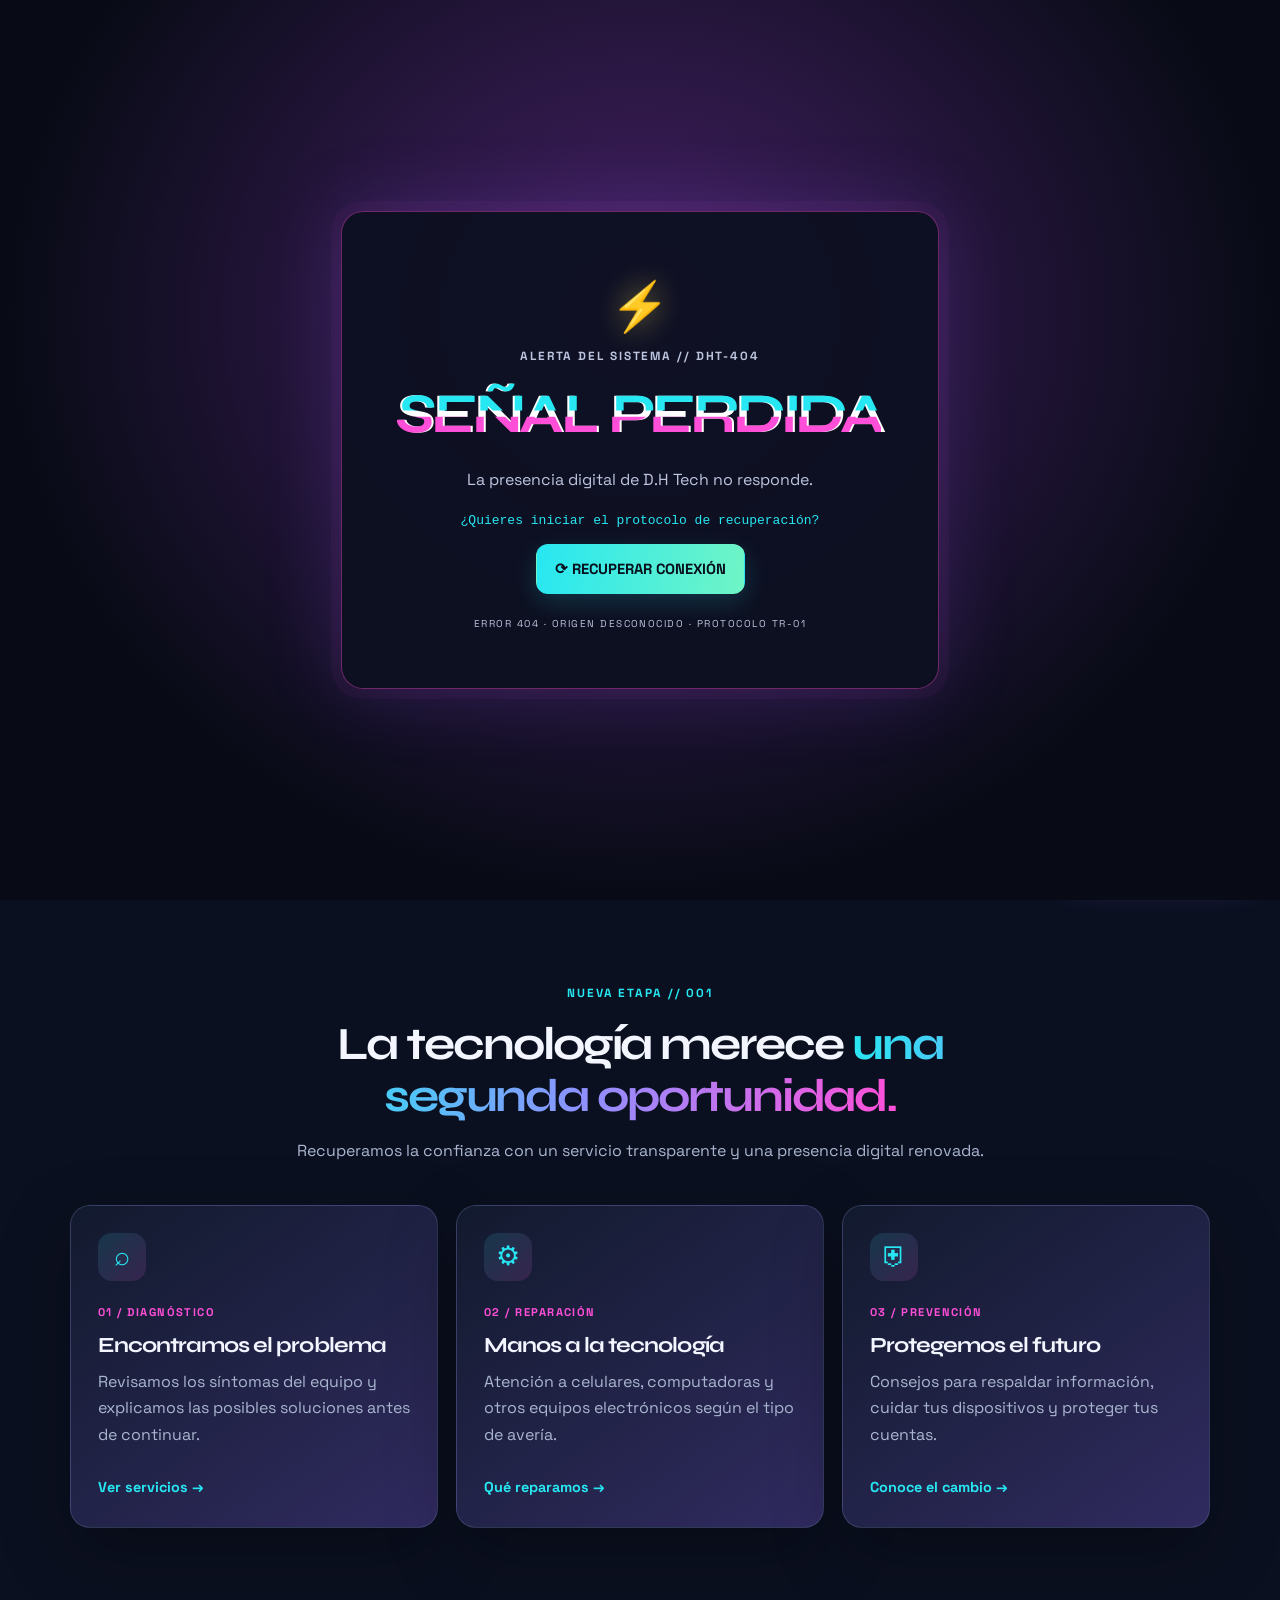
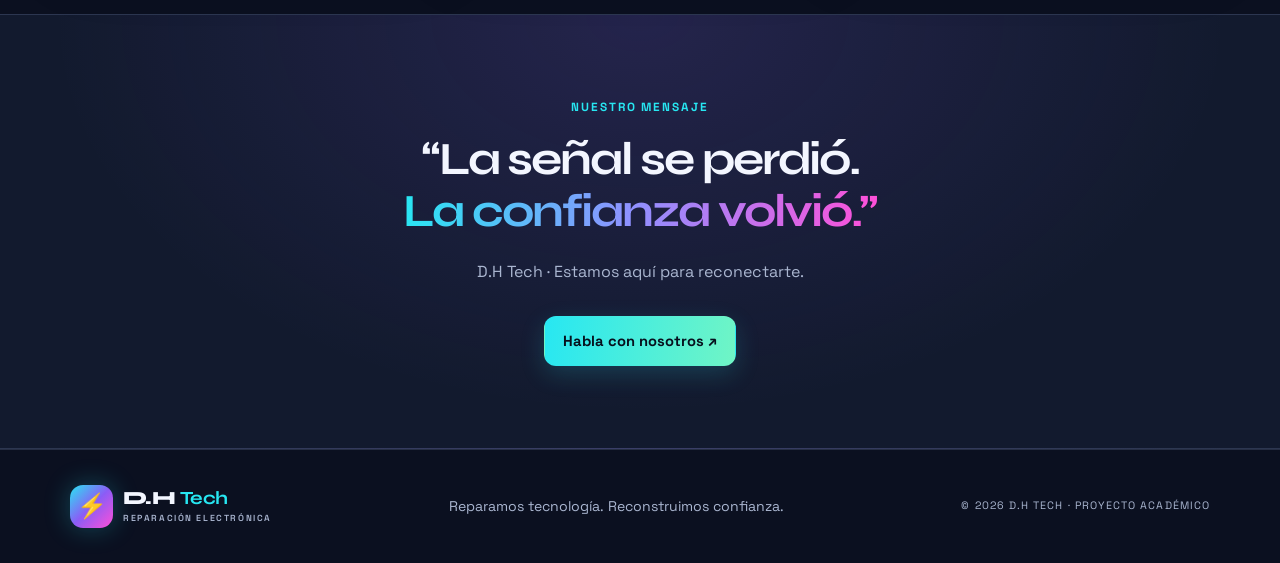
<file: DH-Tech/index.html>
<!DOCTYPE html>
<html lang="es">
<head>
  <meta charset="UTF-8">
  <meta name="viewport" content="width=device-width, initial-scale=1.0">
  <meta name="description" content="D.H Tech repara y recupera equipos electrónicos. Volvimos a conectarte.">
  <title>D.H Tech | Volvimos a conectarte</title>
  <link rel="stylesheet" href="css/estilos.css">
  <script src="js/script.js" defer></script>
</head>
<body>
  <div class="error-screen" id="errorScreen" role="dialog" aria-modal="true" aria-labelledby="errorTitle">
    <div class="error-box">
      <div class="error-symbol">⚡</div>
      <p class="eyebrow">ALERTA DEL SISTEMA // DHT-404</p>
      <h1 id="errorTitle" class="glitch" data-text="SEÑAL PERDIDA">SEÑAL PERDIDA</h1>
      <p>La presencia digital de D.H Tech no responde.</p>
      <p class="terminal">¿Quieres iniciar el protocolo de recuperación?</p>
      <button class="btn btn-primary" id="recoverButton">⟳ RECUPERAR CONEXIÓN</button>
      <p class="micro">ERROR 404 · ORIGEN DESCONOCIDO · PROTOCOLO TR-01</p>
    </div>
  </div>

  <header class="site-header">
    <a class="logo" href="index.html"><span class="logo-icon">⚡</span><span>D.H <b>Tech</b><small>REPARACIÓN ELECTRÓNICA</small></span></a>
    <button class="menu-toggle" id="menuToggle" aria-label="Abrir menú" aria-expanded="false">☰</button>
    <nav class="nav" id="mainNav" aria-label="Navegación principal">
      <a class="active" href="index.html">Inicio</a>
      <a href="historia.html">El misterio</a>
      <a href="servicios.html">Servicios</a>
      <a href="contacto.html">Contacto</a>
      <button class="theme-toggle" id="themeToggle" type="button">◐ Tema oscuro</button>
    </nav>
  </header>

  <main>
    <section class="hero container">
      <div class="hero-copy">
        <p class="eyebrow"><span class="pulse-dot"></span> SISTEMA RESTAURADO · BAJO DE HAINA, RD</p>
        <h1>Tu tecnología falla.<br><span class="gradient-text">Nosotros la rescatamos.</span></h1>
        <p class="lead">Desaparecimos de Internet, pero no de nuestra misión. D.H Tech vuelve con una nueva identidad, atención cercana y soluciones para tus equipos electrónicos.</p>
        <div class="actions">
          <a class="btn btn-primary" href="servicios.html">Explorar servicios ↗</a>
          <a class="btn btn-outline" href="historia.html">Descubrir el misterio</a>
        </div>
        <div class="stats">
          <div><strong>01</strong><span>Nuevo comienzo</span></div>
          <div><strong>RD</strong><span>Orgullo dominicano</span></div>
          <div><strong>⚡</strong><span>Soluciones técnicas</span></div>
        </div>
      </div>
      <div class="tech-art" aria-label="Ilustración decorativa de un circuito electrónico" role="img">
        <div class="circuit circuit-a"></div><div class="circuit circuit-b"></div>
        <div class="chip"><span>TR</span><small>SYSTEM ONLINE</small></div>
        <span class="float-label label-a">DIAGNÓSTICO // OK</span>
        <span class="float-label label-b">REPAIR_MODE.exe</span>
        <span class="spark spark-one">✦</span><span class="spark spark-two">✧</span>
      </div>
    </section>

    <div class="ticker"><div>DIAGNOSTICAR ✦ REPARAR ✦ RECONECTAR ✦ RENACER ✦ DIAGNOSTICAR ✦ REPARAR ✦ RECONECTAR ✦ RENACER ✦</div></div>

    <section class="container section">
      <div class="section-title">
        <p class="eyebrow">NUEVA ETAPA // 001</p>
        <h2>La tecnología merece <span class="gradient-text">una segunda oportunidad.</span></h2>
        <p>Recuperamos la confianza con un servicio transparente y una presencia digital renovada.</p>
      </div>
      <div class="cards three">
        <article class="card"><span class="card-icon">⌕</span><p class="card-kicker">01 / DIAGNÓSTICO</p><h3>Encontramos el problema</h3><p>Revisamos los síntomas del equipo y explicamos las posibles soluciones antes de continuar.</p><a class="text-link" href="servicios.html">Ver servicios →</a></article>
        <article class="card"><span class="card-icon">⚙</span><p class="card-kicker">02 / REPARACIÓN</p><h3>Manos a la tecnología</h3><p>Atención a celulares, computadoras y otros equipos electrónicos según el tipo de avería.</p><a class="text-link" href="servicios.html">Qué reparamos →</a></article>
        <article class="card"><span class="card-icon">⛨</span><p class="card-kicker">03 / PREVENCIÓN</p><h3>Protegemos el futuro</h3><p>Consejos para respaldar información, cuidar tus dispositivos y proteger tus cuentas.</p><a class="text-link" href="historia.html">Conoce el cambio →</a></article>
      </div>
    </section>

    <section class="manifesto"><div class="container manifesto-inner"><p class="eyebrow">NUESTRO MENSAJE</p><h2>“La señal se perdió.<br><span class="gradient-text">La confianza volvió.”</span></h2><p>D.H Tech · Estamos aquí para reconectarte.</p><a class="btn btn-primary" href="contacto.html">Habla con nosotros ↗</a></div></section>
  </main>

  <footer class="footer"><a class="logo" href="index.html"><span class="logo-icon">⚡</span><span>D.H <b>Tech</b><small>REPARACIÓN ELECTRÓNICA</small></span></a><p>Reparamos tecnología. Reconstruimos confianza.</p><span class="footer-code">© <span class="year"></span> D.H TECH · PROYECTO ACADÉMICO</span></footer>

  <button class="chat-launcher" id="chatLauncher" aria-label="Abrir asistente virtual">✳ <span>Asistente D.H Tech</span></button>
  <section class="chat-panel" id="chatPanel" aria-label="Asistente virtual" hidden>
    <div class="chat-header"><div><strong>D.H Bot ⚡</strong><small>Asistente virtual</small></div><button id="chatClose" aria-label="Cerrar asistente">×</button></div>
    <div class="chat-messages" id="chatMessages" aria-live="polite"><p class="bot-message">¡Hola! Soy D.H Bot. Pregúntame por reparaciones, horarios o cómo contactarnos.</p></div>
    <form class="chat-form" id="chatForm"><label class="sr-only" for="chatInput">Escribe tu pregunta</label><input id="chatInput" placeholder="Escribe tu pregunta..." autocomplete="off" required><button aria-label="Enviar mensaje">➤</button></form>
  </section>
  <div class="toast" id="secretToast" role="status" aria-live="polite">⚡ ¡Secreto desbloqueado! Código DHT-2026: la tecnología siempre puede volver a conectarse.</div>
</body>
</html>
</file>
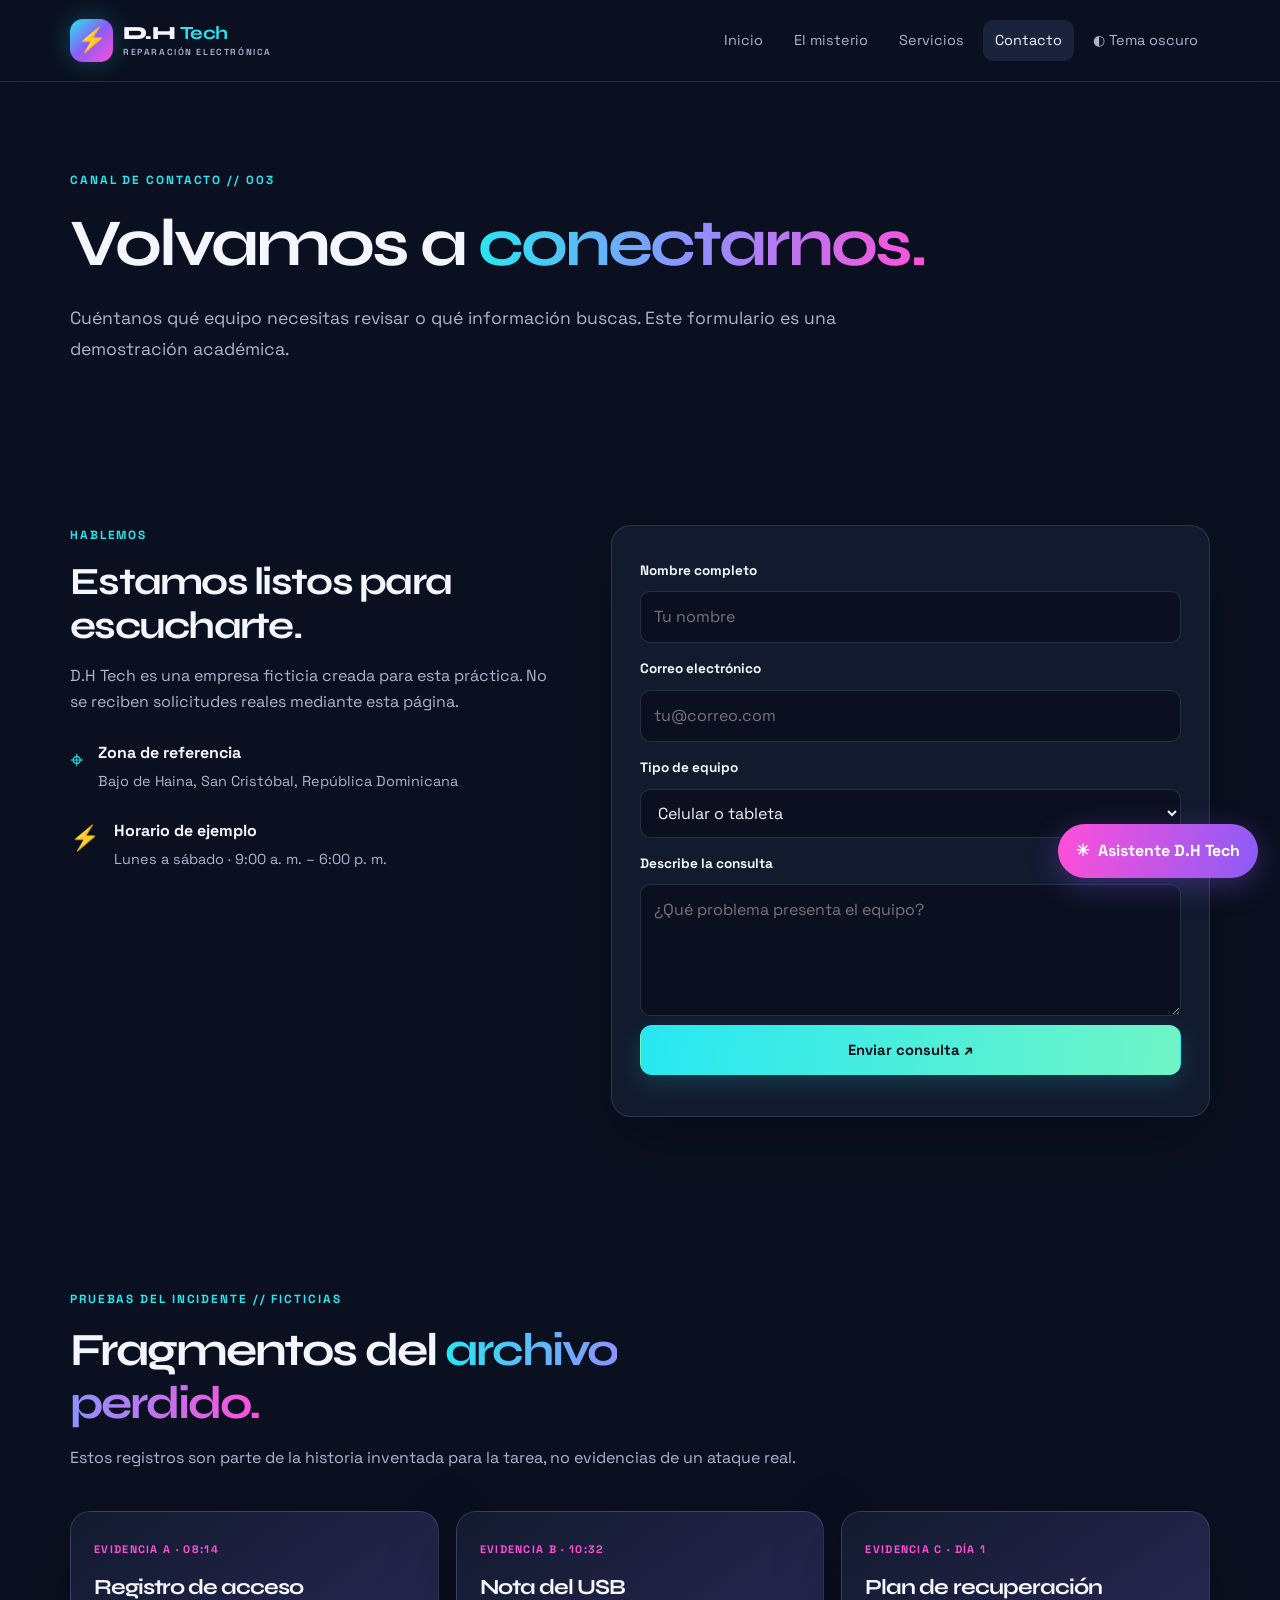
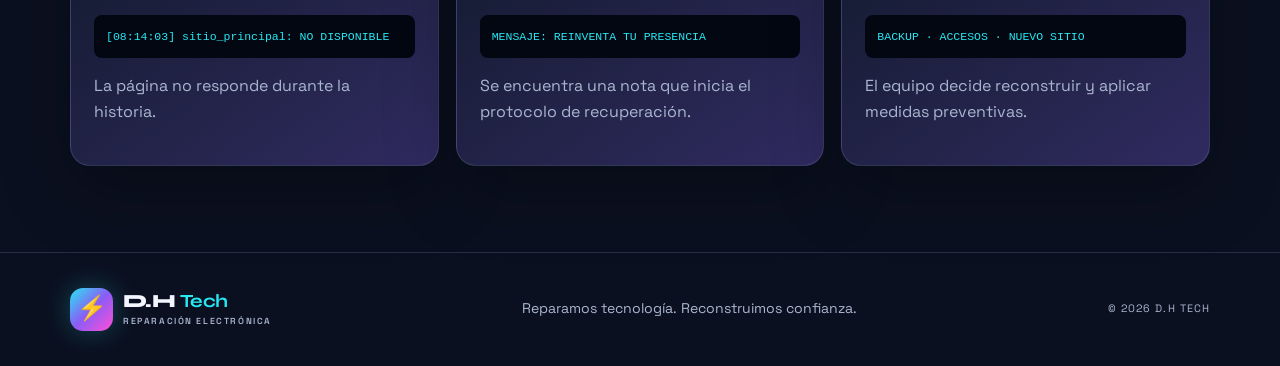
<file: DH-Tech/contacto.html>
<!DOCTYPE html>
<html lang="es">
<head>
  <meta charset="UTF-8"><meta name="viewport" content="width=device-width, initial-scale=1.0">
  <meta name="description" content="Contacta a D.H Tech y consulta los registros ficticios del incidente digital.">
  <title>Contacto y evidencias | D.H Tech</title><link rel="stylesheet" href="css/estilos.css"><script src="js/script.js" defer></script>
</head>
<body>
<header class="site-header">
  <a class="logo" href="index.html"><span class="logo-icon">⚡</span><span>D.H <b>Tech</b><small>REPARACIÓN ELECTRÓNICA</small></span></a>
  <button class="menu-toggle" id="menuToggle" aria-label="Abrir menú" aria-expanded="false">☰</button>
  <nav class="nav" id="mainNav" aria-label="Navegación principal"><a href="index.html">Inicio</a><a href="historia.html">El misterio</a><a href="servicios.html">Servicios</a><a class="active" href="contacto.html">Contacto</a><button class="theme-toggle" id="themeToggle" type="button">◐ Tema oscuro</button></nav>
</header>
<main>
  <section class="page-hero container"><p class="eyebrow">CANAL DE CONTACTO // 003</p><h1>Volvamos a <span class="gradient-text">conectarnos.</span></h1><p class="lead">Cuéntanos qué equipo necesitas revisar o qué información buscas. Este formulario es una demostración académica.</p></section>
  <section class="container contact-layout section">
    <div class="contact-copy"><p class="eyebrow">HABLEMOS</p><h2>Estamos listos para escucharte.</h2><p>D.H Tech es una empresa ficticia creada para esta práctica. No se reciben solicitudes reales mediante esta página.</p><div class="contact-line"><span>⌖</span><div><strong>Zona de referencia</strong><p>Bajo de Haina, San Cristóbal, República Dominicana</p></div></div><div class="contact-line"><span>⚡</span><div><strong>Horario de ejemplo</strong><p>Lunes a sábado · 9:00 a. m. – 6:00 p. m.</p></div></div></div>
    <form class="contact-form" id="contactForm">
      <label for="name">Nombre completo</label><input id="name" name="name" autocomplete="name" placeholder="Tu nombre" required>
      <label for="email">Correo electrónico</label><input id="email" name="email" type="email" autocomplete="email" placeholder="tu@correo.com" required>
      <label for="device">Tipo de equipo</label><select id="device" name="device"><option>Celular o tableta</option><option>Computadora o laptop</option><option>Otro equipo electrónico</option><option>Consulta general</option></select>
      <label for="message">Describe la consulta</label><textarea id="message" name="message" rows="4" placeholder="¿Qué problema presenta el equipo?" required></textarea>
      <button class="btn btn-primary" type="submit">Enviar consulta ↗</button><p class="form-status" id="formStatus" role="status"></p>
    </form>
  </section>
  <section class="container section"><div class="section-title left"><p class="eyebrow">PRUEBAS DEL INCIDENTE // FICTICIAS</p><h2>Fragmentos del <span class="gradient-text">archivo perdido.</span></h2><p>Estos registros son parte de la historia inventada para la tarea, no evidencias de un ataque real.</p></div>
    <div class="evidence-grid">
      <article class="evidence-card"><span class="evidence-label">EVIDENCIA A · 08:14</span><h3>Registro de acceso</h3><code>[08:14:03] sitio_principal: NO DISPONIBLE</code><p>La página no responde durante la historia.</p></article>
      <article class="evidence-card"><span class="evidence-label">EVIDENCIA B · 10:32</span><h3>Nota del USB</h3><code>MENSAJE: REINVENTA TU PRESENCIA</code><p>Se encuentra una nota que inicia el protocolo de recuperación.</p></article>
      <article class="evidence-card"><span class="evidence-label">EVIDENCIA C · DÍA 1</span><h3>Plan de recuperación</h3><code>BACKUP · ACCESOS · NUEVO SITIO</code><p>El equipo decide reconstruir y aplicar medidas preventivas.</p></article>
    </div>
  </section>
</main>
<footer class="footer"><a class="logo" href="index.html"><span class="logo-icon">⚡</span><span>D.H <b>Tech</b><small>REPARACIÓN ELECTRÓNICA</small></span></a><p>Reparamos tecnología. Reconstruimos confianza.</p><span class="footer-code">© <span class="year"></span> D.H TECH</span></footer>
<button class="chat-launcher" id="chatLauncher" aria-label="Abrir asistente virtual">✳ <span>Asistente D.H Tech</span></button><section class="chat-panel" id="chatPanel" aria-label="Asistente virtual" hidden><div class="chat-header"><div><strong>D.H Bot ⚡</strong><small>Asistente virtual</small></div><button id="chatClose" aria-label="Cerrar asistente">×</button></div><div class="chat-messages" id="chatMessages" aria-live="polite"><p class="bot-message">¡Hola! Pregúntame por reparaciones, horarios o cómo contactarnos.</p></div><form class="chat-form" id="chatForm"><label class="sr-only" for="chatInput">Escribe tu pregunta</label><input id="chatInput" placeholder="Escribe tu pregunta..." autocomplete="off" required><button aria-label="Enviar mensaje">➤</button></form></section><div class="toast" id="secretToast" role="status" aria-live="polite">⚡ ¡Secreto desbloqueado! Código DHT-2026: la tecnología siempre puede volver a conectarse.</div>
</body></html>
</file>
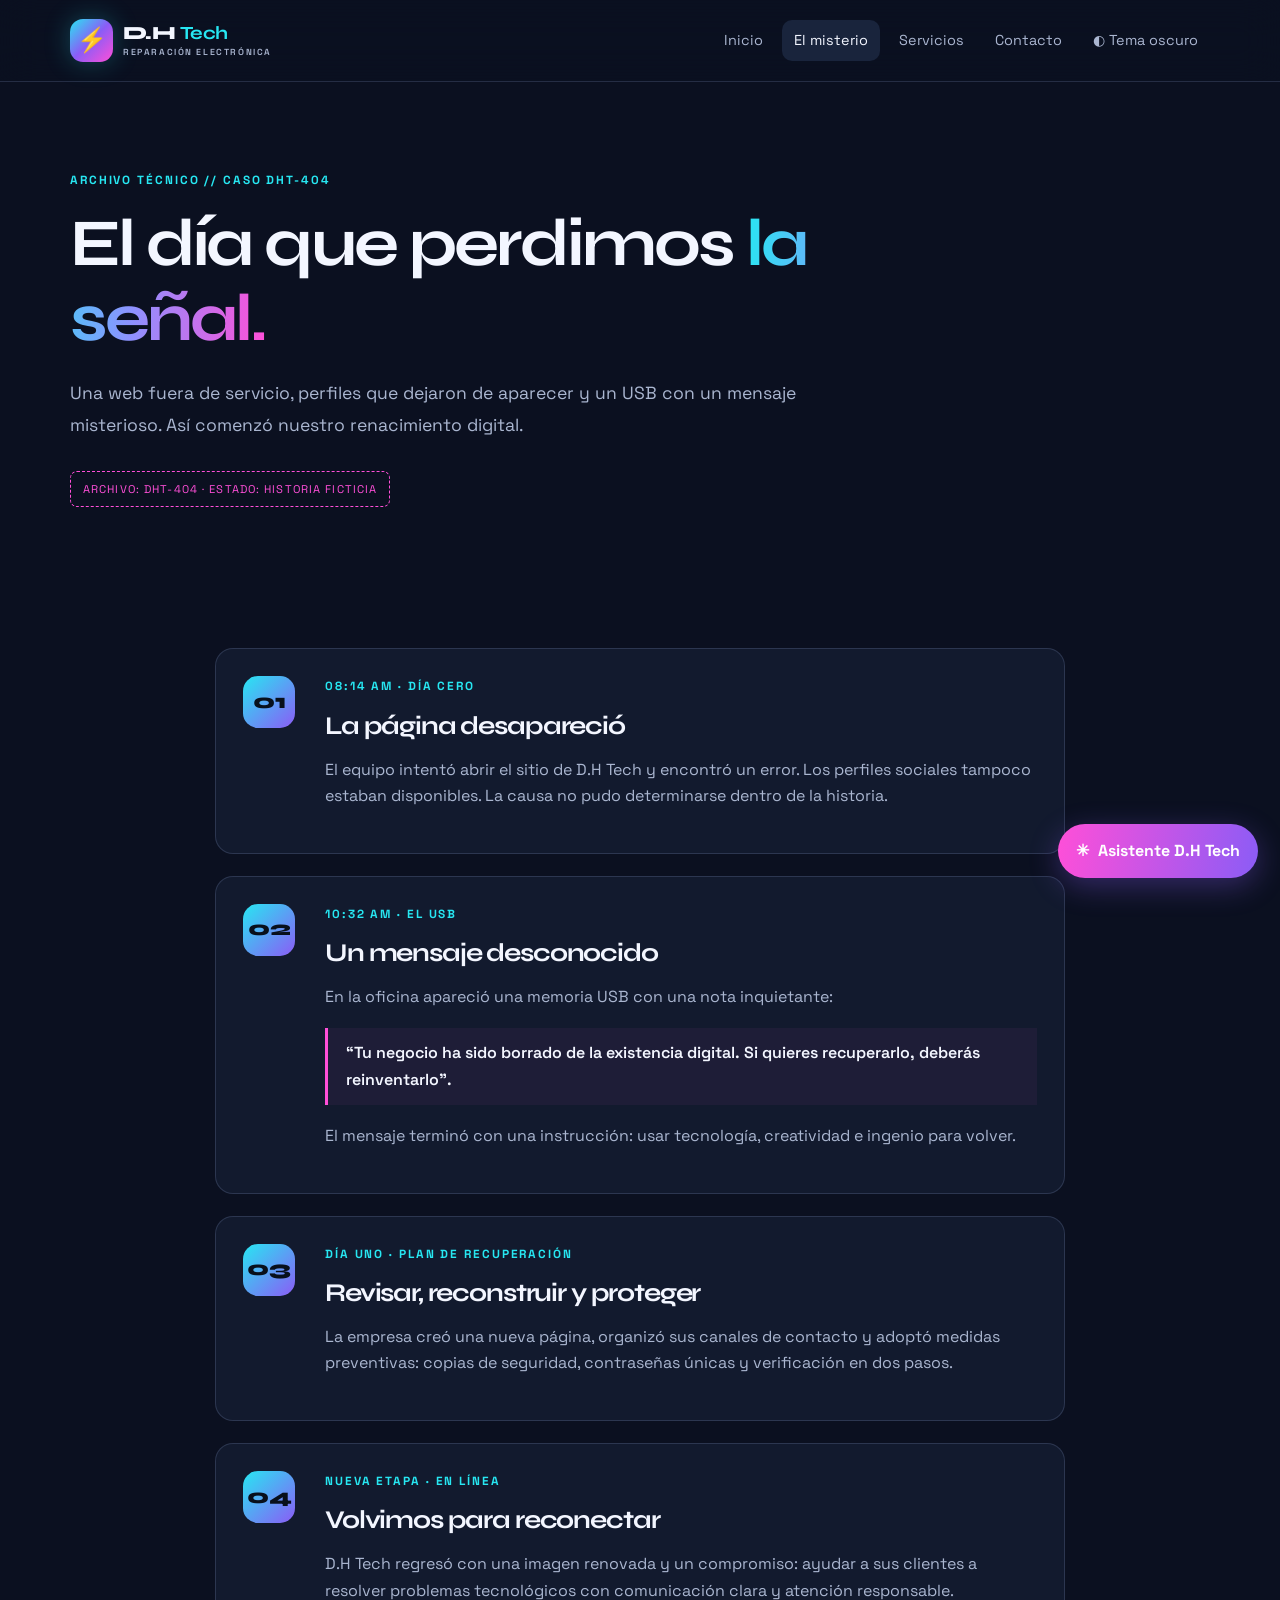
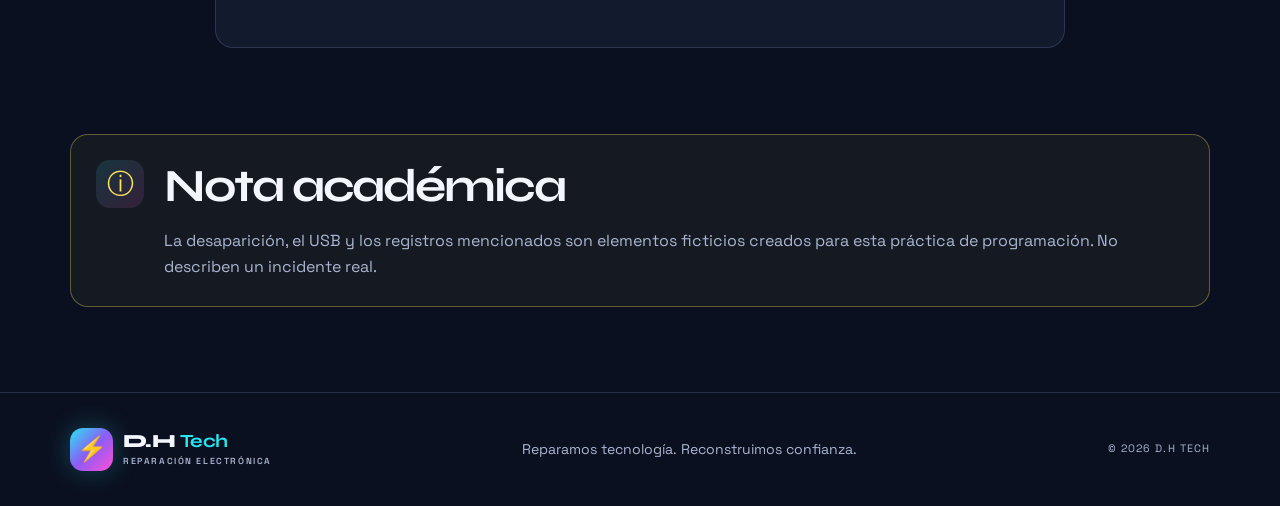
<file: DH-Tech/historia.html>
<!DOCTYPE html>
<html lang="es">
<head>
  <meta charset="UTF-8"><meta name="viewport" content="width=device-width, initial-scale=1.0">
  <meta name="description" content="Descubre la historia ficticia de la desaparición digital de D.H Tech.">
  <title>El misterio | D.H Tech</title><link rel="stylesheet" href="css/estilos.css"><script src="js/script.js" defer></script>
</head>
<body>
<header class="site-header">
  <a class="logo" href="index.html"><span class="logo-icon">⚡</span><span>D.H <b>Tech</b><small>REPARACIÓN ELECTRÓNICA</small></span></a>
  <button class="menu-toggle" id="menuToggle" aria-label="Abrir menú" aria-expanded="false">☰</button>
  <nav class="nav" id="mainNav" aria-label="Navegación principal"><a href="index.html">Inicio</a><a class="active" href="historia.html">El misterio</a><a href="servicios.html">Servicios</a><a href="contacto.html">Contacto</a><button class="theme-toggle" id="themeToggle" type="button">◐ Tema oscuro</button></nav>
</header>
<main>
  <section class="page-hero container"><p class="eyebrow">ARCHIVO TÉCNICO // CASO DHT-404</p><h1>El día que perdimos <span class="gradient-text">la señal.</span></h1><p class="lead">Una web fuera de servicio, perfiles que dejaron de aparecer y un USB con un mensaje misterioso. Así comenzó nuestro renacimiento digital.</p><span class="file-stamp">ARCHIVO: DHT-404 · ESTADO: HISTORIA FICTICIA</span></section>
  <section class="container section"><div class="timeline">
    <article class="timeline-item"><span class="timeline-number">01</span><div><p class="eyebrow">08:14 AM · DÍA CERO</p><h2>La página desapareció</h2><p>El equipo intentó abrir el sitio de D.H Tech y encontró un error. Los perfiles sociales tampoco estaban disponibles. La causa no pudo determinarse dentro de la historia.</p></div></article>
    <article class="timeline-item"><span class="timeline-number">02</span><div><p class="eyebrow">10:32 AM · EL USB</p><h2>Un mensaje desconocido</h2><p>En la oficina apareció una memoria USB con una nota inquietante:</p><blockquote>“Tu negocio ha sido borrado de la existencia digital. Si quieres recuperarlo, deberás reinventarlo”.</blockquote><p>El mensaje terminó con una instrucción: usar tecnología, creatividad e ingenio para volver.</p></div></article>
    <article class="timeline-item"><span class="timeline-number">03</span><div><p class="eyebrow">DÍA UNO · PLAN DE RECUPERACIÓN</p><h2>Revisar, reconstruir y proteger</h2><p>La empresa creó una nueva página, organizó sus canales de contacto y adoptó medidas preventivas: copias de seguridad, contraseñas únicas y verificación en dos pasos.</p></div></article>
    <article class="timeline-item"><span class="timeline-number">04</span><div><p class="eyebrow">NUEVA ETAPA · EN LÍNEA</p><h2>Volvimos para reconectar</h2><p>D.H Tech regresó con una imagen renovada y un compromiso: ayudar a sus clientes a resolver problemas tecnológicos con comunicación clara y atención responsable.</p></div></article>
  </div></section>
  <section class="container notice"><span class="card-icon">ⓘ</span><div><h2>Nota académica</h2><p>La desaparición, el USB y los registros mencionados son elementos ficticios creados para esta práctica de programación. No describen un incidente real.</p></div></section>
</main>
<footer class="footer"><a class="logo" href="index.html"><span class="logo-icon">⚡</span><span>D.H <b>Tech</b><small>REPARACIÓN ELECTRÓNICA</small></span></a><p>Reparamos tecnología. Reconstruimos confianza.</p><span class="footer-code">© <span class="year"></span> D.H TECH</span></footer>
<button class="chat-launcher" id="chatLauncher" aria-label="Abrir asistente virtual">✳ <span>Asistente D.H Tech</span></button><section class="chat-panel" id="chatPanel" aria-label="Asistente virtual" hidden><div class="chat-header"><div><strong>D.H Bot ⚡</strong><small>Asistente virtual</small></div><button id="chatClose" aria-label="Cerrar asistente">×</button></div><div class="chat-messages" id="chatMessages" aria-live="polite"><p class="bot-message">¡Hola! Pregúntame por reparaciones, horarios o cómo contactarnos.</p></div><form class="chat-form" id="chatForm"><label class="sr-only" for="chatInput">Escribe tu pregunta</label><input id="chatInput" placeholder="Escribe tu pregunta..." autocomplete="off" required><button aria-label="Enviar mensaje">➤</button></form></section><div class="toast" id="secretToast" role="status" aria-live="polite">⚡ ¡Secreto desbloqueado! Código DHT-2026.</div>
</body></html>
</file>
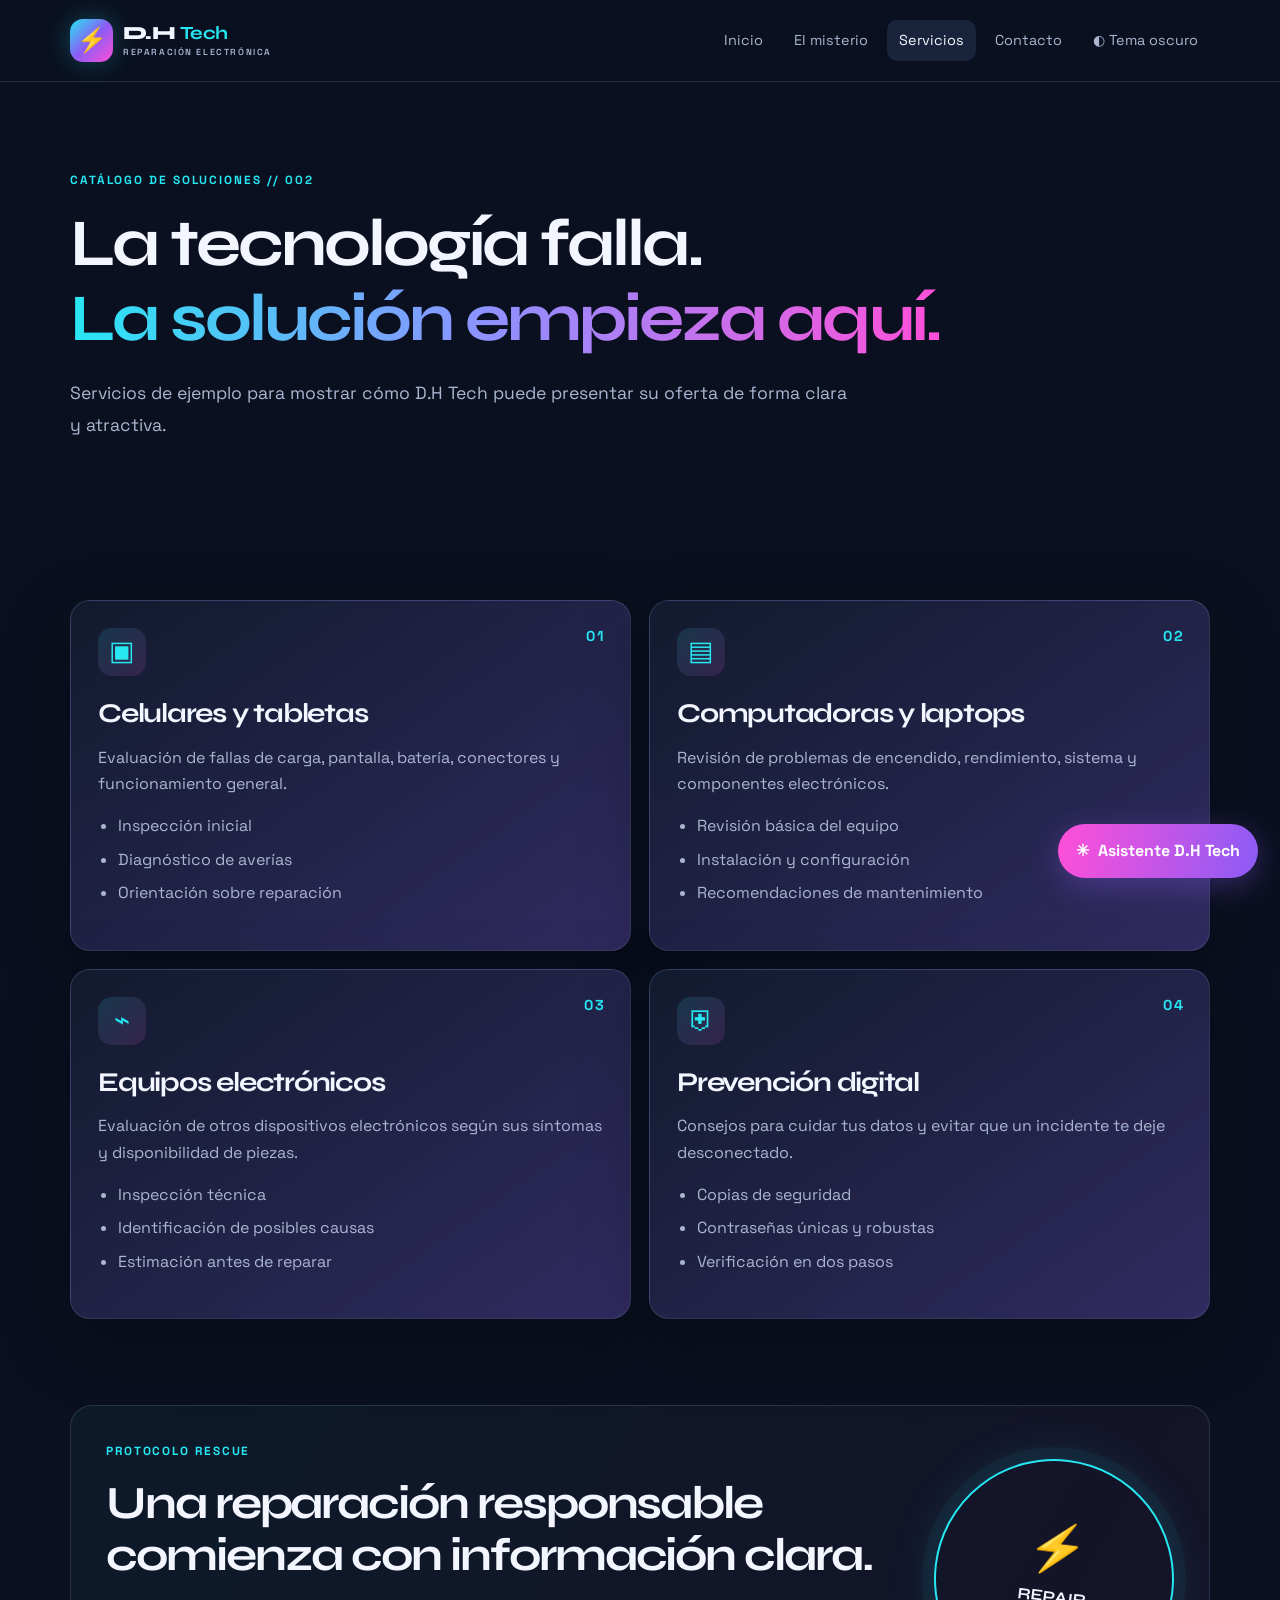
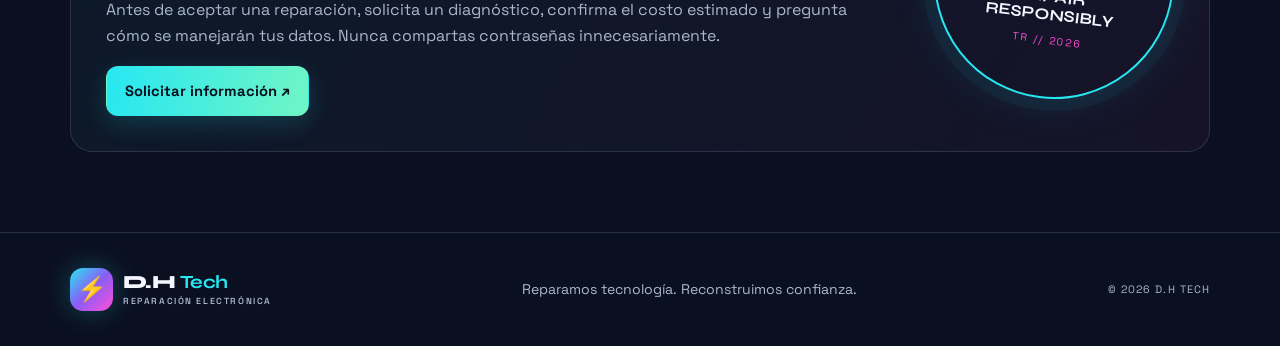
<file: DH-Tech/servicios.html>
<!DOCTYPE html>
<html lang="es">
<head>
  <meta charset="UTF-8"><meta name="viewport" content="width=device-width, initial-scale=1.0">
  <meta name="description" content="Servicios de reparación electrónica y consejos de prevención de D.H Tech.">
  <title>Servicios | D.H Tech</title><link rel="stylesheet" href="css/estilos.css"><script src="js/script.js" defer></script>
</head>
<body>
<header class="site-header">
  <a class="logo" href="index.html"><span class="logo-icon">⚡</span><span>D.H <b>Tech</b><small>REPARACIÓN ELECTRÓNICA</small></span></a>
  <button class="menu-toggle" id="menuToggle" aria-label="Abrir menú" aria-expanded="false">☰</button>
  <nav class="nav" id="mainNav" aria-label="Navegación principal"><a href="index.html">Inicio</a><a href="historia.html">El misterio</a><a class="active" href="servicios.html">Servicios</a><a href="contacto.html">Contacto</a><button class="theme-toggle" id="themeToggle" type="button">◐ Tema oscuro</button></nav>
</header>
<main>
  <section class="page-hero container"><p class="eyebrow">CATÁLOGO DE SOLUCIONES // 002</p><h1>La tecnología falla.<br><span class="gradient-text">La solución empieza aquí.</span></h1><p class="lead">Servicios de ejemplo para mostrar cómo D.H Tech puede presentar su oferta de forma clara y atractiva.</p></section>
  <section class="container section"><div class="cards two">
    <article class="service-card"><span class="service-num">01</span><span class="card-icon">▣</span><h2>Celulares y tabletas</h2><p>Evaluación de fallas de carga, pantalla, batería, conectores y funcionamiento general.</p><ul><li>Inspección inicial</li><li>Diagnóstico de averías</li><li>Orientación sobre reparación</li></ul></article>
    <article class="service-card"><span class="service-num">02</span><span class="card-icon">▤</span><h2>Computadoras y laptops</h2><p>Revisión de problemas de encendido, rendimiento, sistema y componentes electrónicos.</p><ul><li>Revisión básica del equipo</li><li>Instalación y configuración</li><li>Recomendaciones de mantenimiento</li></ul></article>
    <article class="service-card"><span class="service-num">03</span><span class="card-icon">⌁</span><h2>Equipos electrónicos</h2><p>Evaluación de otros dispositivos electrónicos según sus síntomas y disponibilidad de piezas.</p><ul><li>Inspección técnica</li><li>Identificación de posibles causas</li><li>Estimación antes de reparar</li></ul></article>
    <article class="service-card"><span class="service-num">04</span><span class="card-icon">⛨</span><h2>Prevención digital</h2><p>Consejos para cuidar tus datos y evitar que un incidente te deje desconectado.</p><ul><li>Copias de seguridad</li><li>Contraseñas únicas y robustas</li><li>Verificación en dos pasos</li></ul></article>
  </div></section>
  <section class="container security-panel"><div><p class="eyebrow">PROTOCOLO RESCUE</p><h2>Una reparación responsable comienza con información clara.</h2><p>Antes de aceptar una reparación, solicita un diagnóstico, confirma el costo estimado y pregunta cómo se manejarán tus datos. Nunca compartas contraseñas innecesariamente.</p><a class="btn btn-primary" href="contacto.html">Solicitar información ↗</a></div><div class="security-badge"><span>⚡</span><strong>REPAIR<br>RESPONSIBLY</strong><small>TR // 2026</small></div></section>
</main>
<footer class="footer"><a class="logo" href="index.html"><span class="logo-icon">⚡</span><span>D.H <b>Tech</b><small>REPARACIÓN ELECTRÓNICA</small></span></a><p>Reparamos tecnología. Reconstruimos confianza.</p><span class="footer-code">© <span class="year"></span> D.H TECH</span></footer>
<button class="chat-launcher" id="chatLauncher" aria-label="Abrir asistente virtual">✳ <span>Asistente D.H Tech</span></button><section class="chat-panel" id="chatPanel" aria-label="Asistente virtual" hidden><div class="chat-header"><div><strong>D.H Bot ⚡</strong><small>Asistente virtual</small></div><button id="chatClose" aria-label="Cerrar asistente">×</button></div><div class="chat-messages" id="chatMessages" aria-live="polite"><p class="bot-message">¡Hola! Pregúntame por reparaciones, horarios o cómo contactarnos.</p></div><form class="chat-form" id="chatForm"><label class="sr-only" for="chatInput">Escribe tu pregunta</label><input id="chatInput" placeholder="Escribe tu pregunta..." autocomplete="off" required><button aria-label="Enviar mensaje">➤</button></form></section><div class="toast" id="secretToast" role="status" aria-live="polite">⚡ ¡Secreto desbloqueado! Código DHT-2026.</div>
</body></html>
</file>
<file: DH-Tech/css/estilos.css>
@import url('https://fonts.googleapis.com/css2?family=Space+Grotesk:wght@400;500;600;700&family=Syne:wght@500;600;700;800&display=swap');

:root{--bg:#0b1020;--surface:#121a2e;--surface-2:#19243c;--text:#f3f6ff;--muted:#aab6d0;--line:rgba(160,185,230,.18);--cyan:#27e7f2;--pink:#ff4fd8;--yellow:#ffe45e;--purple:#8b5cf6;--shadow:0 24px 70px rgba(0,0,0,.28)}
*{box-sizing:border-box}
html{scroll-behavior:smooth}
body{margin:0;background:var(--bg);color:var(--text);font-family:'Space Grotesk',Arial,sans-serif;line-height:1.65;overflow-x:hidden;transition:background .3s,color .3s}
body.light-theme{--bg:#f3f7ff;--surface:#fff;--surface-2:#eaf0ff;--text:#10172b;--muted:#53617a;--line:rgba(30,50,90,.17);--shadow:0 20px 55px rgba(30,50,90,.12)}
a{color:inherit;text-decoration:none}
button,input,textarea,select{font:inherit}
button,a{-webkit-tap-highlight-color:transparent}
button{cursor:pointer}
.container{width:min(1140px,calc(100% - 44px));margin-inline:auto}
.site-header{min-height:82px;padding:15px max(22px,calc((100vw - 1140px)/2));display:flex;align-items:center;justify-content:space-between;gap:22px;border-bottom:1px solid var(--line);background:color-mix(in srgb,var(--bg) 88%,transparent);position:sticky;top:0;z-index:20;backdrop-filter:blur(18px)}
.logo{display:inline-flex;align-items:center;gap:10px;font-family:'Syne',sans-serif;font-weight:800;letter-spacing:-.04em;font-size:1.16rem;line-height:1.05;white-space:nowrap}
.logo-icon{display:grid;place-items:center;width:43px;height:43px;border-radius:13px;background:linear-gradient(135deg,var(--cyan),var(--purple),var(--pink));color:#08101c;font-size:1.5rem;box-shadow:0 0 26px #27e7f244}
.logo b{color:var(--cyan)}
.logo small{display:block;font-family:'Space Grotesk',sans-serif;font-size:.55rem;letter-spacing:.18em;color:var(--muted);font-weight:600;margin-top:5px}
.nav{display:flex;align-items:center;gap:7px}
.nav a,.theme-toggle{padding:9px 12px;border-radius:10px;color:var(--muted);font-size:.9rem;border:0;background:transparent}
.nav a:hover,.nav a.active{color:var(--text);background:var(--surface-2)}
.theme-toggle:hover{color:var(--cyan)}
.menu-toggle{display:none;border:1px solid var(--line);background:var(--surface);color:var(--text);border-radius:10px;padding:8px 12px}
.hero{min-height:610px;display:grid;grid-template-columns:1.1fr .9fr;align-items:center;gap:38px;padding-block:70px}
.eyebrow{font-size:.74rem;letter-spacing:.16em;font-weight:700;color:var(--cyan);margin:0 0 16px}
.pulse-dot{display:inline-block;width:8px;height:8px;border-radius:50%;background:#54ff9f;box-shadow:0 0 12px #54ff9f;margin-right:8px;animation:pulse 1.6s infinite}
h1,h2,h3,p{margin-top:0}
h1,h2,h3{font-family:'Syne','Space Grotesk',sans-serif;line-height:1.13;letter-spacing:-.045em}
h1{font-size:clamp(2.65rem,5.2vw,4.7rem);margin-bottom:22px}
h2{font-size:clamp(2rem,3.6vw,3.2rem);margin-bottom:16px}
h3{font-size:1.35rem;margin-bottom:12px}
.gradient-text{background:linear-gradient(95deg,var(--cyan),#8e91ff 48%,var(--pink));-webkit-background-clip:text;background-clip:text;color:transparent}
.lead{font-size:1.1rem;max-width:620px;color:var(--muted);line-height:1.8}
.actions{display:flex;flex-wrap:wrap;gap:12px;margin:28px 0 36px}
.btn{display:inline-flex;align-items:center;justify-content:center;gap:9px;border:1px solid transparent;border-radius:12px;padding:12px 18px;font-weight:700;font-size:.92rem;transition:transform .2s,box-shadow .2s,background .2s}
.btn:hover{transform:translateY(-3px)}
.btn-primary{color:#07101d;background:linear-gradient(100deg,var(--cyan),#70f5c5);box-shadow:0 8px 25px #27e7f22b}
.btn-primary:hover{box-shadow:0 10px 34px #27e7f255}
.btn-outline{border-color:var(--line);color:var(--text);background:var(--surface)}
.stats{display:flex;gap:28px;flex-wrap:wrap}
.stats div{display:flex;flex-direction:column}
.stats strong{font-family:'Syne',sans-serif;font-size:1.45rem;color:var(--yellow)}
.stats span{font-size:.77rem;color:var(--muted)}
.tech-art{min-height:420px;position:relative;display:grid;place-items:center;isolation:isolate}
.tech-art:before{content:"";position:absolute;width:290px;height:290px;background:radial-gradient(circle,#8b5cf655,transparent 70%);filter:blur(12px);z-index:-1}
.chip{width:210px;height:210px;border:2px solid var(--cyan);border-radius:36px;transform:rotate(-8deg);background:linear-gradient(145deg,#142d48dd,#15152ddd);box-shadow:0 0 0 15px #27e7f20b,0 0 0 31px #ff4fd80a,0 0 55px #27e7f233;display:flex;flex-direction:column;align-items:center;justify-content:center;gap:5px;animation:float 5s ease-in-out infinite;position:relative}
.chip:before,.chip:after{content:"";position:absolute;background:var(--pink);width:60px;height:3px;right:-37px;top:30px;box-shadow:0 22px var(--cyan),0 44px var(--yellow)}
.chip:after{left:-37px;right:auto;top:auto;bottom:30px;background:var(--yellow)}
.chip span{font-family:'Syne',sans-serif;font-size:5rem;line-height:1;font-weight:800;background:linear-gradient(120deg,var(--cyan),var(--pink));color:transparent;background-clip:text}
.chip small{font-size:.62rem;letter-spacing:.18em;color:var(--cyan)}
.circuit{position:absolute;border:1px solid var(--line);border-radius:50%;transform:rotate(-24deg)}
.circuit-a{width:340px;height:240px;border-color:#ff4fd866}
.circuit-b{width:390px;height:310px;border-color:#27e7f266;transform:rotate(42deg)}
.float-label{position:absolute;font-size:.65rem;letter-spacing:.1em;background:var(--surface);border:1px solid var(--line);padding:9px 12px;border-radius:8px;box-shadow:var(--shadow)}
.label-a{top:70px;left:0;color:var(--cyan);transform:rotate(-5deg)}
.label-b{bottom:72px;right:0;color:var(--pink);transform:rotate(4deg)}
.spark{position:absolute;font-size:2rem;color:var(--yellow);text-shadow:0 0 22px var(--yellow)}
.spark-one{top:45px;right:50px;animation:pulse 2s infinite}
.spark-two{bottom:60px;left:45px;color:var(--pink);animation:pulse 2.4s infinite}
.ticker{overflow:hidden;border-block:1px solid var(--line);background:linear-gradient(90deg,#8b5cf61a,#27e7f21a,#ff4fd81a);white-space:nowrap;padding:13px 0;color:var(--cyan);font-size:.78rem;font-weight:700;letter-spacing:.2em}
.ticker div{width:max-content;animation:marquee 28s linear infinite}
.section{padding-block:86px}
.section-title{text-align:center;max-width:740px;margin:0 auto 40px}
.section-title p:not(.eyebrow){color:var(--muted)}
.section-title.left{text-align:left;margin-left:0}
.cards{display:grid;gap:18px}
.cards.three{grid-template-columns:repeat(3,1fr)}
.cards.two{grid-template-columns:repeat(2,1fr)}
.card,.service-card,.evidence-card{position:relative;border:1px solid var(--line);border-radius:20px;background:linear-gradient(145deg,var(--surface),color-mix(in srgb,var(--surface) 75%,var(--purple)));padding:27px;overflow:hidden;transition:transform .25s,border-color .25s;box-shadow:var(--shadow)}
.card:hover,.service-card:hover,.evidence-card:hover{transform:translateY(-5px);border-color:#27e7f277}
.card-icon{display:grid;place-items:center;width:48px;height:48px;border-radius:14px;background:linear-gradient(135deg,#27e7f222,#ff4fd822);color:var(--cyan);font-size:1.7rem;margin-bottom:22px}
.card-kicker,.service-num{font-size:.7rem;color:var(--pink);letter-spacing:.13em;font-weight:700}
.card p:not(.card-kicker),.service-card p,.evidence-card p{color:var(--muted)}
.text-link{display:inline-block;margin-top:12px;color:var(--cyan);font-weight:700;font-size:.9rem}
.manifesto{border-block:1px solid var(--line);background:radial-gradient(ellipse at 50% 0%,#8b5cf626,transparent 65%),var(--surface);text-align:center;padding:82px 0}
.manifesto-inner>p:not(.eyebrow){color:var(--muted);margin:22px 0}
.manifesto .btn{margin-top:8px}
.footer{padding:35px max(22px,calc((100vw - 1140px)/2));display:flex;align-items:center;justify-content:space-between;gap:20px;flex-wrap:wrap;border-top:1px solid var(--line)}
.footer p{color:var(--muted);font-size:.88rem;margin:0}
.footer-code{color:var(--muted);font-size:.67rem;letter-spacing:.1em}
.page-hero{padding-block:88px 55px}
.page-hero h1{max-width:900px}
.page-hero .lead{max-width:780px}
.file-stamp{display:inline-block;border:1px dashed var(--pink);color:var(--pink);padding:8px 12px;border-radius:7px;font-size:.7rem;letter-spacing:.1em;margin-top:12px}
.timeline{max-width:850px;margin-inline:auto;display:grid;gap:22px}
.timeline-item{display:grid;grid-template-columns:62px 1fr;gap:20px;padding:27px;border:1px solid var(--line);border-radius:18px;background:var(--surface)}
.timeline-number{width:52px;height:52px;display:grid;place-items:center;border-radius:15px;background:linear-gradient(135deg,var(--cyan),var(--purple));color:#08101c;font-family:'Syne',sans-serif;font-weight:800;font-size:1.3rem}
.timeline-item h2{font-size:1.6rem}
.timeline-item p:not(.eyebrow){color:var(--muted)}
blockquote{border-left:3px solid var(--pink);padding:12px 18px;margin:18px 0;color:var(--text);background:#ff4fd80d;font-weight:600}
.notice{display:flex;gap:20px;align-items:flex-start;border:1px solid #ffe45e55;background:#ffe45e0b;border-radius:18px;padding:25px;margin-bottom:85px}
.notice .card-icon{flex-shrink:0;color:var(--yellow);margin:0}
.notice p{margin:0;color:var(--muted)}
.service-card{min-height:300px}
.service-card h2{font-size:1.7rem}
.service-card ul{padding-left:20px;color:var(--muted)}
.service-card li{margin:7px 0}
.service-num{position:absolute;right:24px;top:24px;font-size:.9rem;color:var(--cyan)}
.security-panel{display:grid;grid-template-columns:1fr 240px;gap:40px;align-items:center;padding:35px;border:1px solid var(--line);border-radius:22px;background:linear-gradient(120deg,#27e7f20c,#ff4fd80c);margin-bottom:80px}
.security-panel p:not(.eyebrow){color:var(--muted)}
.security-badge{aspect-ratio:1;display:flex;flex-direction:column;align-items:center;justify-content:center;border:2px solid var(--cyan);border-radius:50%;box-shadow:0 0 0 12px #27e7f20b,0 0 50px #27e7f222;text-align:center;transform:rotate(7deg)}
.security-badge span{font-size:3rem;color:var(--yellow)}
.security-badge strong{font-family:'Syne',sans-serif;line-height:1.1}
.security-badge small{font-size:.65rem;color:var(--pink);letter-spacing:.16em;margin-top:9px}
.contact-layout{display:grid;grid-template-columns:.9fr 1.1fr;gap:50px;align-items:start}
.contact-copy h2{font-size:2.4rem}
.contact-copy>p:not(.eyebrow){color:var(--muted)}
.contact-line{display:flex;gap:14px;margin-top:24px}
.contact-line>span{font-size:1.5rem;color:var(--cyan)}
.contact-line p{margin:4px 0 0;color:var(--muted);font-size:.9rem}
.contact-form{display:grid;gap:9px;padding:28px;border:1px solid var(--line);border-radius:20px;background:var(--surface);box-shadow:var(--shadow)}
.contact-form label{font-size:.85rem;font-weight:700;margin-top:6px}
.contact-form input,.contact-form textarea,.contact-form select,.chat-form input{width:100%;border:1px solid var(--line);border-radius:10px;background:var(--bg);color:var(--text);padding:12px 13px;outline:none}
.contact-form input:focus,.contact-form textarea:focus,.contact-form select:focus,.chat-form input:focus{border-color:var(--cyan);box-shadow:0 0 0 3px #27e7f21c}
.contact-form textarea{resize:vertical}
.form-status{color:var(--cyan);font-weight:600;margin:4px 0 0}
.evidence-grid{display:grid;grid-template-columns:repeat(3,1fr);gap:17px}
.evidence-card{padding:23px}
.evidence-label{font-size:.68rem;letter-spacing:.12em;color:var(--pink);font-weight:700}
.evidence-card h3{margin-top:14px}
.evidence-card code{display:block;white-space:normal;overflow-wrap:anywhere;background:#030711;color:var(--cyan);padding:12px;border-radius:8px;font-size:.72rem;margin:15px 0}
.chat-launcher{position:fixed;right:22px;bottom:22px;z-index:40;border:0;border-radius:999px;padding:14px 18px;background:linear-gradient(100deg,var(--pink),var(--purple));color:white;font-weight:700;box-shadow:0 8px 30px #8b5cf655;display:flex;align-items:center;gap:9px}
.chat-launcher:hover{transform:translateY(-2px)}
.chat-panel{position:fixed;z-index:41;right:22px;bottom:84px;width:min(360px,calc(100vw - 32px));height:430px;background:var(--surface);border:1px solid var(--line);border-radius:18px;box-shadow:var(--shadow);overflow:hidden;display:flex;flex-direction:column}
.chat-panel[hidden]{display:none}
.chat-header{display:flex;justify-content:space-between;align-items:center;padding:15px;background:linear-gradient(100deg,#27e7f21c,#ff4fd81c);border-bottom:1px solid var(--line)}
.chat-header small{display:block;color:var(--muted);font-size:.72rem}
.chat-header button{border:0;background:transparent;color:var(--text);font-size:1.5rem}
.chat-messages{padding:15px;display:flex;flex-direction:column;gap:10px;flex:1;overflow-y:auto}
.bot-message,.user-message{max-width:90%;padding:10px 12px;border-radius:12px;font-size:.88rem;margin:0}
.bot-message{background:var(--surface-2);align-self:flex-start}
.user-message{background:#27e7f222;border:1px solid #27e7f244;align-self:flex-end}
.chat-form{display:flex;gap:8px;padding:12px;border-top:1px solid var(--line)}
.chat-form input{min-width:0}
.chat-form button{border:0;border-radius:9px;padding:0 14px;background:var(--cyan);color:#08101c;font-weight:800}
.toast{position:fixed;z-index:50;left:50%;bottom:28px;transform:translate(-50%,20px);opacity:0;pointer-events:none;background:var(--surface-2);border:1px solid var(--yellow);border-radius:12px;padding:15px 20px;max-width:min(560px,calc(100vw - 32px));box-shadow:var(--shadow);transition:opacity .3s,transform .3s}
.toast.show{opacity:1;transform:translate(-50%,0)}
.error-screen{position:fixed;inset:0;z-index:100;background:radial-gradient(ellipse at 50% 35%,#442064,#080b16 70%);display:grid;place-items:center;padding:24px;transition:opacity .65s,visibility .65s}
.error-screen.recovered{opacity:0;visibility:hidden;pointer-events:none}
.error-box{max-width:690px;text-align:center;padding:clamp(25px,5vw,55px);border:1px solid #ff4fd866;background:#0c1021eF;border-radius:22px;box-shadow:0 0 0 10px #ff4fd80a,0 0 80px #8b5cf633}
.error-symbol{font-size:3rem;color:var(--yellow);text-shadow:0 0 30px #ffe45e77}
.error-box h1{font-size:clamp(2rem,5vw,3.5rem);color:#fff}
.error-box p{color:#bdc5df}
.error-box .terminal{font-family:monospace;color:var(--cyan)}
.micro{font-size:.62rem;letter-spacing:.15em;margin:22px 0 0}
.glitch{position:relative;animation:glitch 2.5s infinite}
.glitch:before,.glitch:after{content:attr(data-text);position:absolute;left:0;right:0;overflow:hidden}
.glitch:before{color:var(--cyan);transform:translateX(2px);clip-path:inset(0 0 55% 0);animation:glitchTop 2s infinite}
.glitch:after{color:var(--pink);transform:translateX(-2px);clip-path:inset(55% 0 0 0);animation:glitchBottom 2.4s infinite}
.sr-only{position:absolute;width:1px;height:1px;padding:0;margin:-1px;overflow:hidden;clip:rect(0,0,0,0);white-space:nowrap;border:0}
@keyframes pulse{0%,100%{opacity:1}50%{opacity:.45}}
@keyframes float{0%,100%{translate:0 0}50%{translate:0 -12px}}
@keyframes marquee{to{transform:translateX(-50%)}}
@keyframes glitch{0%,88%,100%{transform:translate(0)}90%{transform:translate(2px,-1px)}92%{transform:translate(-2px,1px)}}
@keyframes glitchTop{0%,100%{transform:translateX(0)}50%{transform:translateX(-4px)}}
@keyframes glitchBottom{0%,100%{transform:translateX(0)}50%{transform:translateX(4px)}}
@media(max-width:900px){.site-header{padding-inline:22px}.menu-toggle{display:block}.nav{display:none;position:absolute;top:78px;left:12px;right:12px;flex-direction:column;align-items:stretch;padding:12px;border:1px solid var(--line);border-radius:14px;background:var(--surface);box-shadow:var(--shadow)}.nav.open{display:flex}.nav a,.theme-toggle{text-align:left}.hero{grid-template-columns:1fr;padding-block:58px}.hero-copy{max-width:760px}.tech-art{min-height:350px}.cards.three{grid-template-columns:1fr 1fr}.contact-layout{grid-template-columns:1fr;gap:30px}.security-panel{grid-template-columns:1fr 170px}.evidence-grid{grid-template-columns:1fr 1fr}}
@media(max-width:600px){.container{width:min(100% - 30px,1140px)}.site-header{min-height:72px;padding:12px 15px}.logo{font-size:1rem}.logo-icon{width:38px;height:38px}.nav{top:68px}.hero{padding-block:46px 30px;gap:12px}.hero h1{font-size:clamp(2.35rem,12vw,3.4rem)}.lead{font-size:1rem}.actions{flex-direction:column;align-items:stretch}.stats{gap:18px}.tech-art{min-height:300px;transform:scale(.9);margin-inline:-15px}.chip{width:175px;height:175px}.chip span{font-size:4rem}.circuit-a{width:280px;height:200px}.circuit-b{width:320px;height:260px}.label-a{left:12px;top:38px}.label-b{right:8px;bottom:36px}.section{padding-block:60px}.cards.three,.cards.two,.evidence-grid{grid-template-columns:1fr}.card,.service-card{padding:23px}.manifesto{padding:60px 0}.page-hero{padding-block:58px 30px}.page-hero h1{font-size:clamp(2.4rem,11vw,3.5rem)}.timeline-item{grid-template-columns:42px 1fr;gap:13px;padding:17px}.timeline-number{width:40px;height:40px;border-radius:12px}.timeline-item h2{font-size:1.35rem}.notice{margin-bottom:55px;padding:18px}.security-panel{grid-template-columns:1fr;padding:23px}.security-badge{width:160px;margin-inline:auto}.contact-form{padding:20px}.footer{padding:28px 18px;display:grid;justify-items:start}.chat-launcher{right:12px;bottom:12px;padding:12px 15px}.chat-panel{right:10px;bottom:72px}.toast{bottom:15px}}
@media(prefers-reduced-motion:reduce){*,*::before,*::after{scroll-behavior:auto!important;animation-duration:.01ms!important;animation-iteration-count:1!important;transition-duration:.01ms!important}}
</file>
